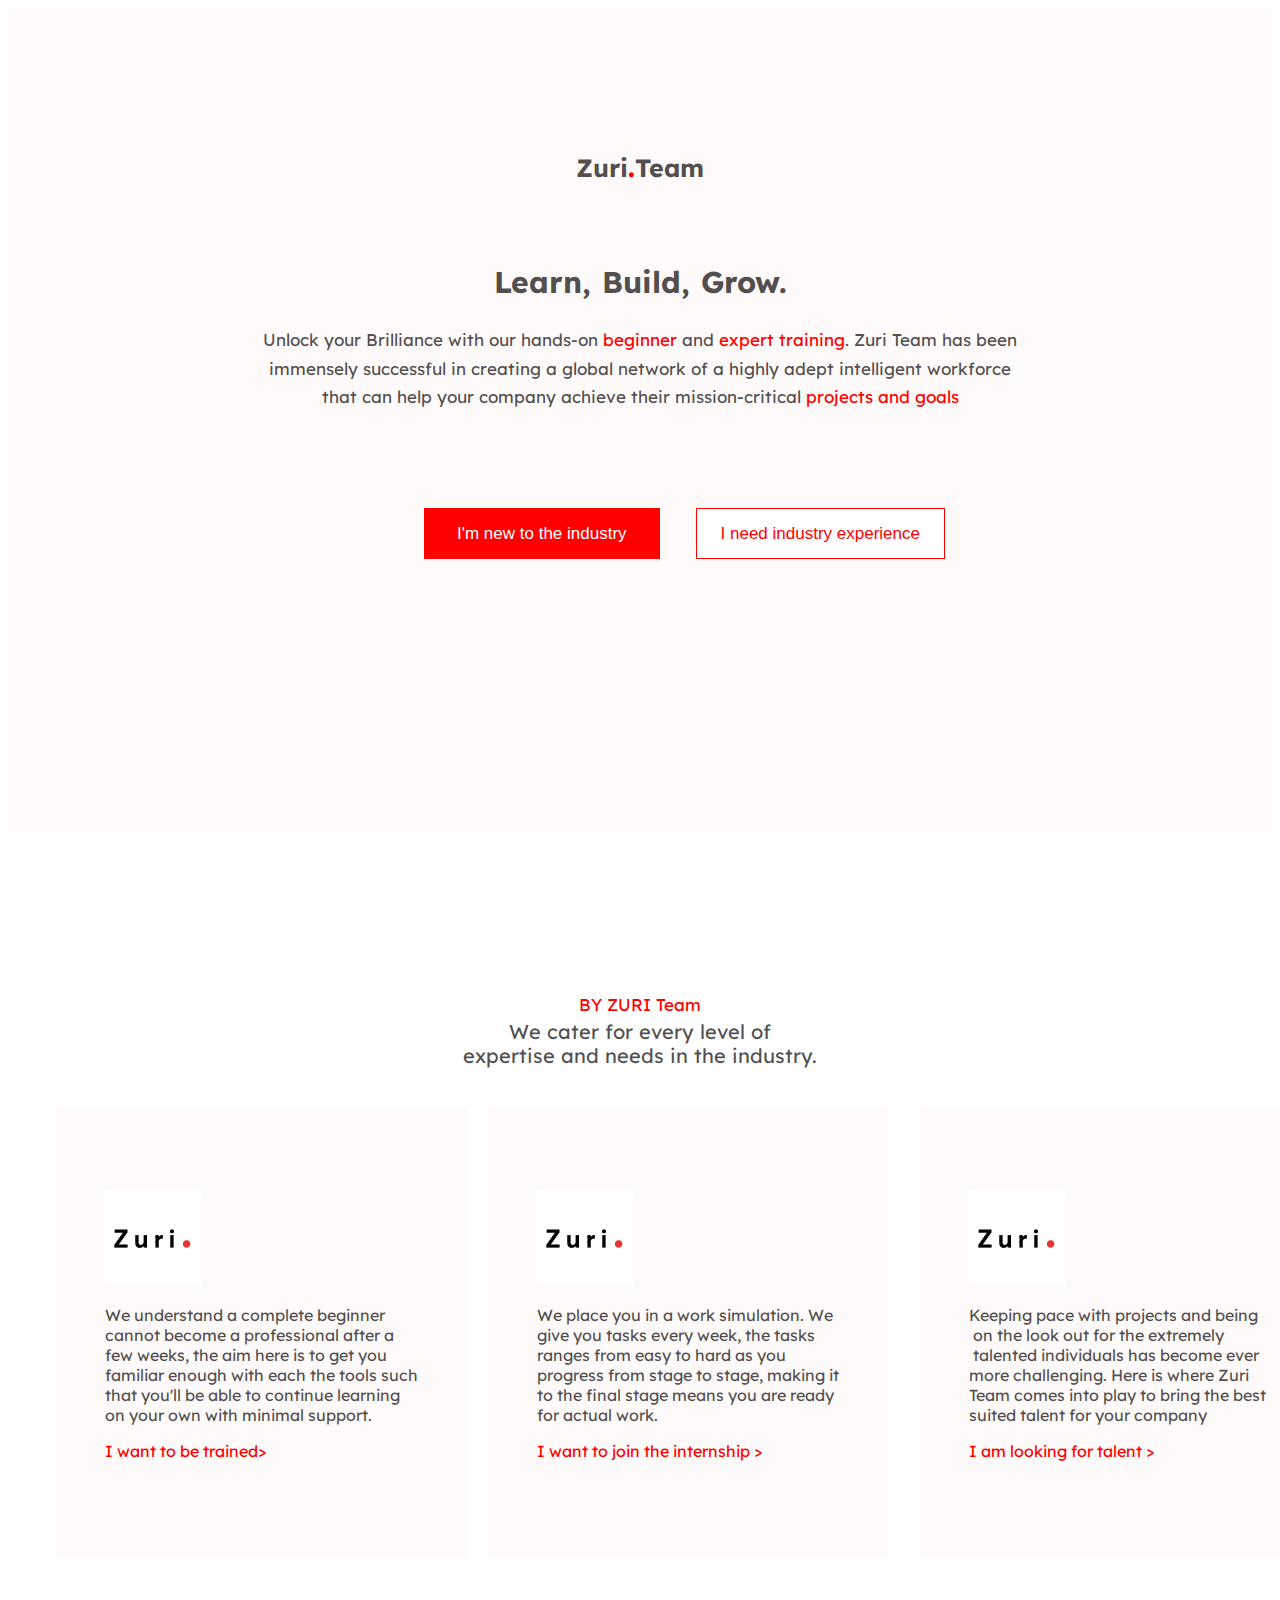
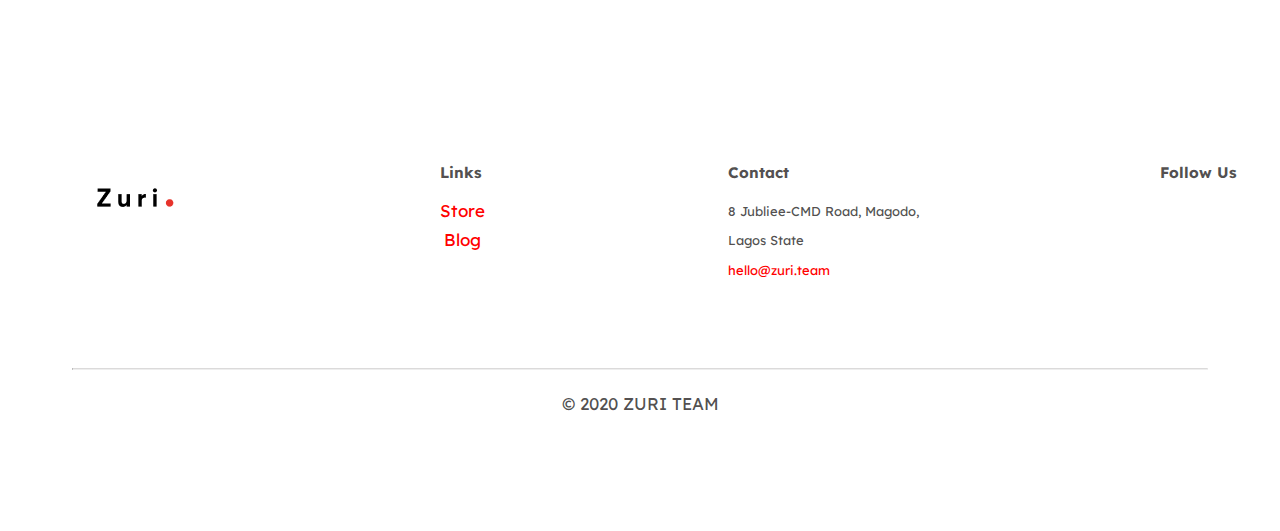
<file: index.html>
<!DOCTYPE html>
<html lang="en">
<head>
    <meta charset="UTF-8">
    <meta http-equiv="X-UA-Compatible" content="IE=edge">
    <meta name="viewport" content="width=device-width, initial-scale=1.0">
    <title>ZURI | Learn, Build, Grow.</title>
    <link href="Zuri.css" rel="stylesheet">
    <link rel="preconnect" href="https://fonts.googleapis.com">
<link rel="preconnect" href="https://fonts.gstatic.com" crossorigin>
<link href="https://fonts.googleapis.com/css2?family=Mulish&display=swap" rel="stylesheet">

<link rel="preconnect" href="https://fonts.googleapis.com">
<link rel="preconnect" href="https://fonts.gstatic.com" crossorigin>
<link href="https://fonts.googleapis.com/css2?family=Lexend&display=swap" rel="stylesheet">
<!-- <link href="/Images/favicon.png" rel="icon" sizes="16x16 32x32" type="image/png"> -->
</head>
<div class="top">
    <h1>Zuri<strong class="dot">.</strong>Team</h1>
    <h2>Learn, Build, Grow.</h2>
    <p>Unlock your Brilliance with our hands-on <a href="https://training.zuri.team/">beginner </a> and <a href="https://internship.zuri.team/">expert training</a>. Zuri Team has been <br>immensely successful in creating a global network of a highly adept intelligent workforce<br> that can help your company achieve their mission-critical <a href="https://talent.zuri.team/">projects and goals</a></p>

    <div class="industry">
    <a class="new" href="zuri2.html">
        <button class="btn-new" >I'm new to the industry</button>
    </a>
    <a class="need" href="zuri3.html">
        <button class="btn-need">I need industry experience</button>
    </a>
    </div>
</div>
<p class="hcater">BY ZURI Team</p>
<p class="cater">We cater for every level of<br>
    expertise and needs in the industry.</p>
<br><br>

<div class="conts">
<div class="cont1">
    <img src="Images/favicon.png">
    <pre >We understand a complete beginner
cannot become a professional after a 
few weeks, the aim here is to get you 
familiar enough with each the tools such
that you'll be able to continue learning
on your own with minimal support.</pre>
    <pre class="wtbt">I want to be trained></pre>
</div>
<div class="cont2">
    <img src="Images/favicon.png">
    <pre >We place you in a work simulation. We 
give you tasks every week, the tasks
ranges from easy to hard as you
progress from stage to stage, making it
to the final stage means you are ready 
for actual work.</pre>
    <pre class="wtji">I want to join the internship ></pre>
</div>
<div class="cont3">
    <img src="Images/favicon.png">
    <pre>Keeping pace with projects and being
 on the look out for the extremely 
 talented individuals has become ever
more challenging. Here is where Zuri 
Team comes into play to bring the best
suited talent for your company</pre>
    <pre class="lft">I am looking for talent ></pre>
</div>
</div>


<footer>
    <div class="footer-container">

        <div>
            <img class="f-lo" src="/Images/favicon.png">
        </div>
      <div class="Links">
        <h3 class="Co">Links</h3>              
        <a class="Lin" href="https://flutterwave.com/store/zuriteam">
            <p>Store</p>
        </a>
        <a class="Lin" href="https://blog.zuri.team">
            <p>Blog</p>
        </a>
      </div>

      <div class="C-A">
        <h3 class="Co">Contact</h3>
        <p class="Li">8 Jubliee-CMD Road, Magodo, <br>Lagos State</p>
        <p>
            <a class="Ml" href="mailto:hello@zuri.com">
    hello@zuri.team
            </a>
        </p>
       </div>

       <div class="F-U">
        <h3>Follow Us</h3>
       </div>

    </div><br><br><br><br><br><br><br><br><br><br><br>

    <div class="f-end">
        <div>
            <hr class="hr">
        </div>
        <br>

        <div class="copyright">
            <p> &#169 2020 ZURI TEAM </p>
        </div>
    </div>

</footer>



</body>
</html>
</file>
<file: Zuri.css>
body{
    background-image: url(/Images/white-background-with-pink-flowing-lines.zip);
    /* background-color: #FAE6E5; */
    background-repeat: no-repeat;
    background-position: center;
    font-family: 'Lexend', sans-serif;
    color: rgba(37, 31, 31, 0.8);
}

strong{
    color:#ff0000;
}
h1{
    text-align:center;
    word-spacing: 1px;
    margin: 4rem 0 5rem;
    font-size:25px;
    /* font-family: 'Mulish', sans-serif; */
}

h2{
    text-align:center;
    word-spacing: 1px;
    font-size: 30px;
    /* font-family: 'Mulish', sans-serif; */
}

p{
    text-align: center;
    margin:0 12rem;
    font-size:17px;
    line-height: 1.8rem;
    /* font-family: 'Mulish', sans-serif; */
    
}
a{
    text-decoration: none;
}
a:link{
    color:#ff0000;
}
a:visited{
    color:#ff0000;
}
a:hover{
    color:#f04949;
}




.industry{
    margin:6rem 0 0 26rem;
}

.btn-new{
    background-color: #ff0000;
    color:#ffffff;
    border:1px solid #ff0000;
    padding:0.9rem 2rem;
    margin-right: 2rem;
    font-size: 17px;
}

.btn-new:hover{
    background-color: #ffffff;
    color:#ff0000
}

.btn-need{
    background-color:#ffffff;
    color:#ff0000;
    border:1px solid #ff0000;
    padding:0.9rem 1.5rem;
    font-size:17px
    /* margin-right: 3rem; */
}

.btn-need:hover{
    background-color: #ff0000;
    color:#ffffff;
}



.top{
    margin-bottom: 10rem;
    background-color: #FFFAFA;
    padding:5rem 0 17rem;
}

 .hcater{
color:#ff0000
}
.wtbt, .wtji, .lft{
    color:#ff0000;
}
    /* display:inline-block;
    border: 1px solid;
    } */

.cater{
    text-align:center;
    font-size: 20px;
    line-height: 1.5rem;
}

.cont1{
    border:1px solid#FFFAFA;
    display:block;
    position:absolute;
    text-align: left;
    margin:0 30rem 0 3rem;
    padding:5rem 3rem;
    background-color: #FFFAFA;
    /* width: 40%; */
    

    
}

.cont2{
    border:1px solid #FFFAFA;
    display: block;
    position: absolute;
    text-align: left;
    margin:0 0rem 0 30rem;
    padding: 5rem 3rem ;
    background-color: #FFFAFA;
    /* width:40%; */
}

.cont3{
    border:1px solid #FFFAFA;
    display:block;
    position: absolute;
    text-align: left;
    margin:0 0 0 57rem;
    padding: 5rem 3rem;
    background-color: #FFFAFA;
}

pre{
    font-family:'Lexend', sans-serif; ;
}

.conts{
    position: relative;
    margin-bottom: 40rem;
}

h3{
    margin-left: 12rem;
}

.footer-container{
    /* display:inline-block; */
    /* align-items: center; */
    /* flex-direction: column; */
    /* justify-content: center; */
    margin: 0rem 0 10rem 0;
    text-align: left;
}

.f-lo, .Links, .C-A, .F-U{
    position: absolute;
    display: block;
    font-size: 13px;
    /* text-align: left; */
}

.Li{
    font-size: 13px;
    /* text-align: justify; */
    text-align: left;
}

.Lin{
    font-size: 13px;
    text-align: left;
}

.Ml{
margin-right: 20rem;
font-size: 13px;
}

.f-lo{
    margin-left: 5rem;
}
.Links{
    margin-left:15rem;
}

.C-A{
    margin-left: 33rem;
}

.F-U{
    margin-left:60rem ;
}

.copyright{
    margin-bottom: 7rem;
}

hr{
    margin: 0 4rem;
    border-top:1px solid rgba(219, 218, 218, 1);
}
</file>
